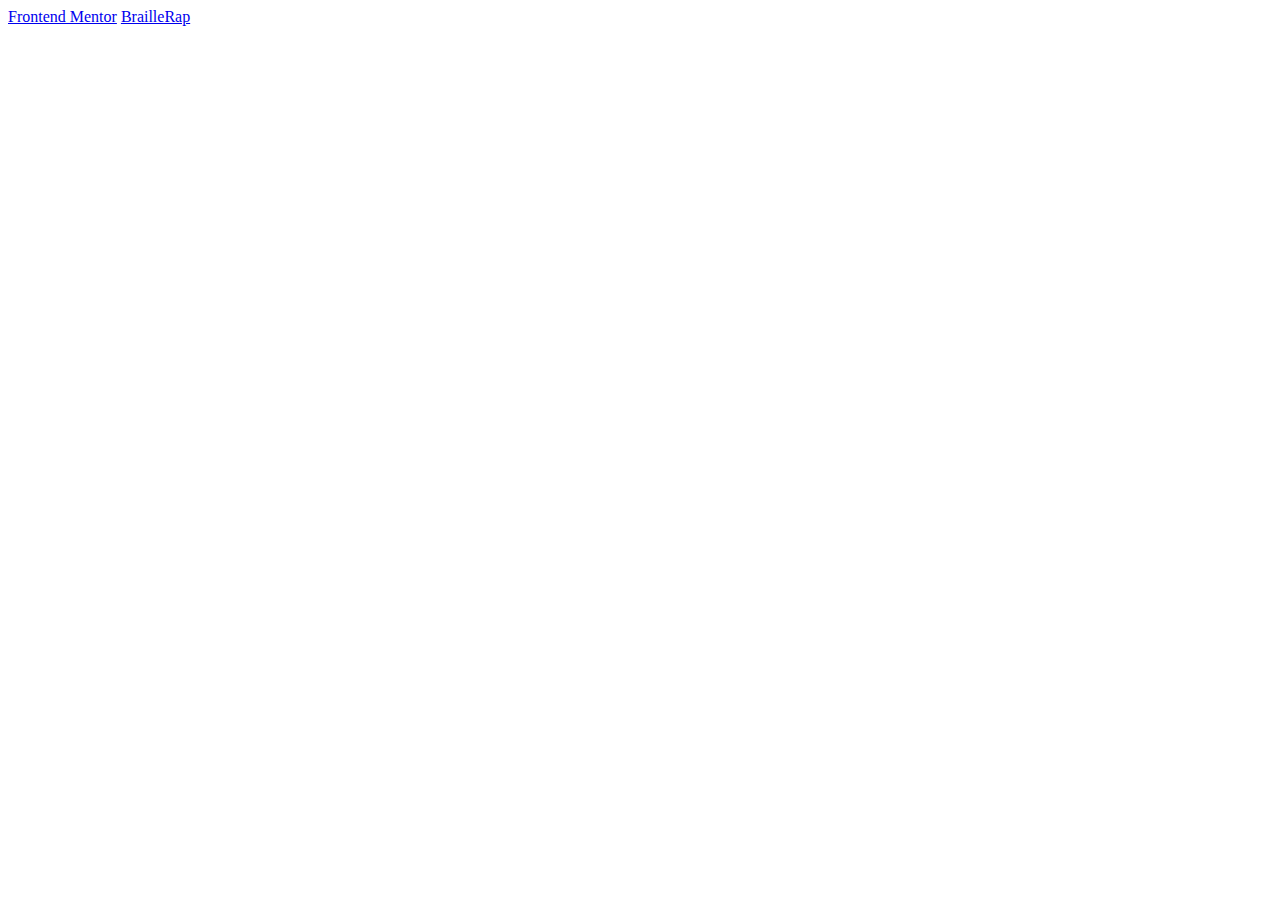
<file: index.html>
<!DOCTYPE html>
<html lang="fr">
<head>
    <meta charset="UTF-8" />
    <meta http-equiv="X-UA-Compatible" content="IE=edge" />
    <meta name="viewport" content="width=device-width, initial-scale=1.0" />
    <meta description="Centre de redirection de mes projets publiés sur Github." />
    <title>Centre d'Vntoine</title>
</head>
<body>

    <a href="/frontend-mentor">Frontend Mentor</a>
    <a href="/braillerap">BrailleRap</a>

</body>
</html>
</file>
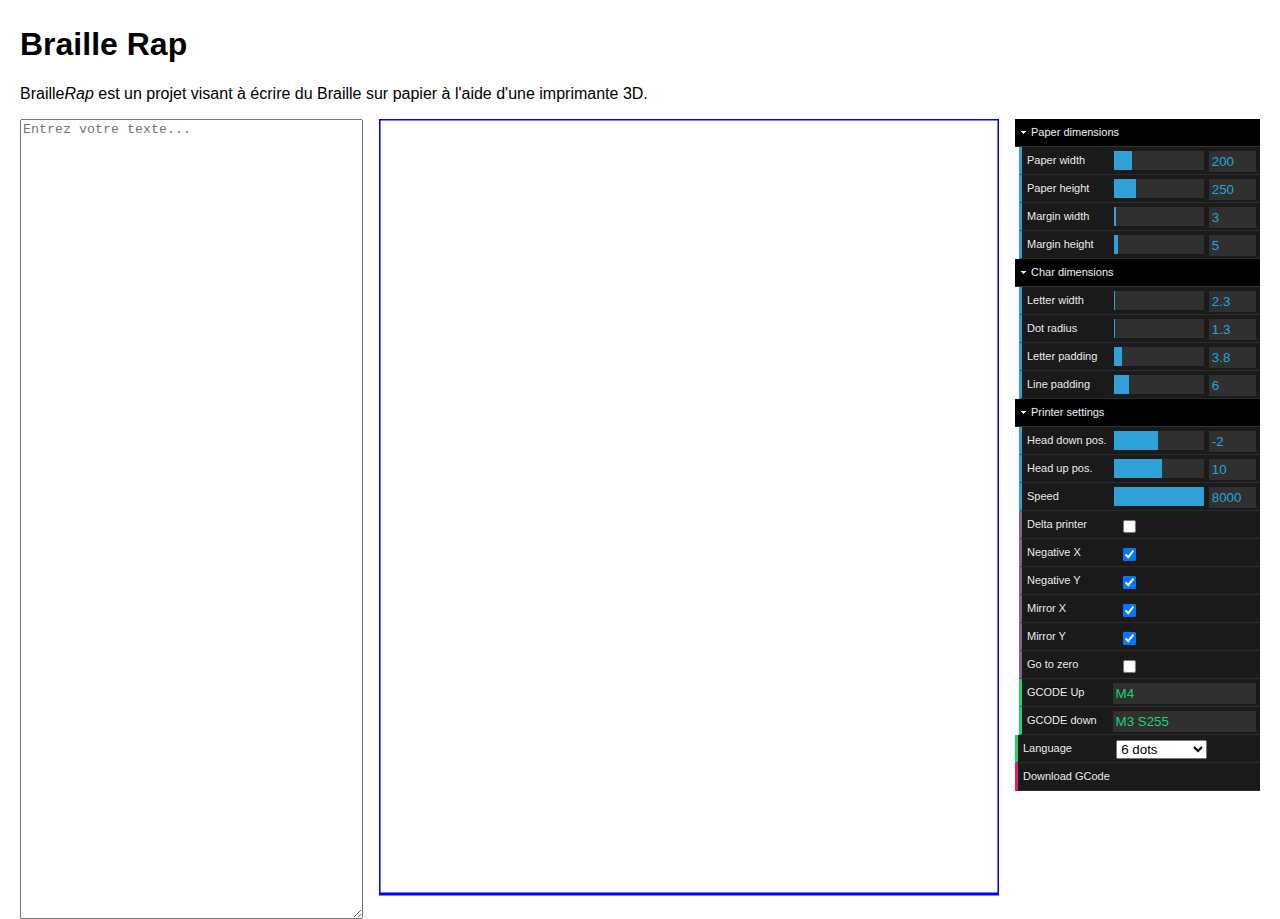
<file: braillerap/index.html>
<!DOCTYPE html>
<html>
    <head>
        <meta charset="UTF-8">
        <meta http-equiv="X-UA-Compatible" content="IE=edge">
        <meta name="viewport" content="width=device-width, initial-scale=1.0">
        <title>Braille Rap</title>
        
        <script src="jquery-3.1.1.min.js"></script>
        <script src="paper-full.min.js"></script>
        <script src="dat.gui.min.js"></script>

        <link rel="stylesheet" href="style.css" />
        
        <script>var languages = {};</script>
        <script src="braille6.js"></script>
        <script src="braille6india.js"></script>
        <script src="braille8old.js"></script>
        <script src="braille8new.js"></script>
        <script src="devnagrinumbers.js"></script>
        <script src="script.js"></script>
    </head>

  <body>
    
    <h1>Braille Rap</h1>
    <p>Braille<em>Rap</em> est un projet visant &#224; &#233;crire du Braille sur papier &#224; l&#39;aide d&#39;une imprimante 3D.</p>

    <!--<p><a href="https://github.com/crocsg/BrailleRap/blob/master/Documentation/documentation-fr.md">Documentation</a></p>
    <p><a href="https://github.com/crocsg/BrailleRap">Github repository</a></p>-->

    <div id="textareas">
        <textarea id='latin' placeholder="Entrez votre texte..."></textarea>
	    <canvas id="paperCanvas" resize hdpi></canvas>
        <div id="gui"></div>
    </div>

    <!--<div id="output">
        <div style="display: inline-block;" id="optimize-container"><textarea id="optimizedgcode"></textarea></div>
        <div>Print size: <span id="print-size">--</span></div>
    </div>
    <div id="info">
        <div style="display: inline-block;" id="pos-container"><textarea id="dotposition"></textarea></div>
	    <div style="display: inline-block;" id="gcode-container"><textarea id="gcode"></textarea></div>
    </div>-->
  </body>
</html>
</file>
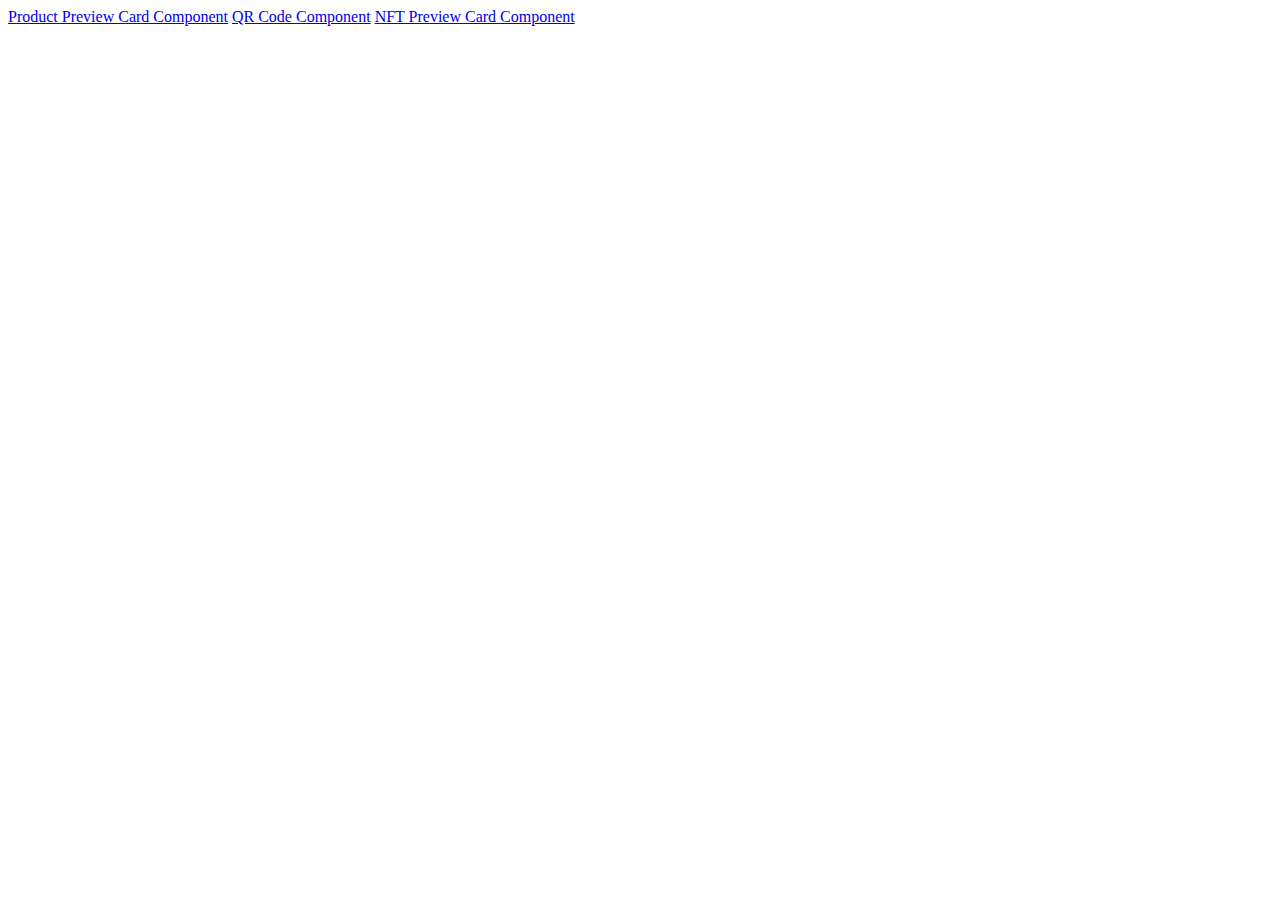
<file: frontend-mentor/index.html>
<!DOCTYPE html>
<html lang="fr">
<head>
    <meta charset="UTF-8" />
    <meta http-equiv="X-UA-Compatible" content="IE=edge" />
    <meta name="viewport" content="width=device-width, initial-scale=1.0" />
    <meta description="Centre de redirection de mes projets publiés sur Github." />
    <title>Centre d'Vntoine</title>
</head>
<body>

    <a href="/frontend-mentor/1 - Product Preview Card Component/">Product Preview Card Component</a>
    <a href="/frontend-mentor/2 - QR Code Component/">QR Code Component</a>
    <a href="/frontend-mentor/3 - NFT Preview Card Component/">NFT Preview Card Component</a>

</body>
</html>
</file>
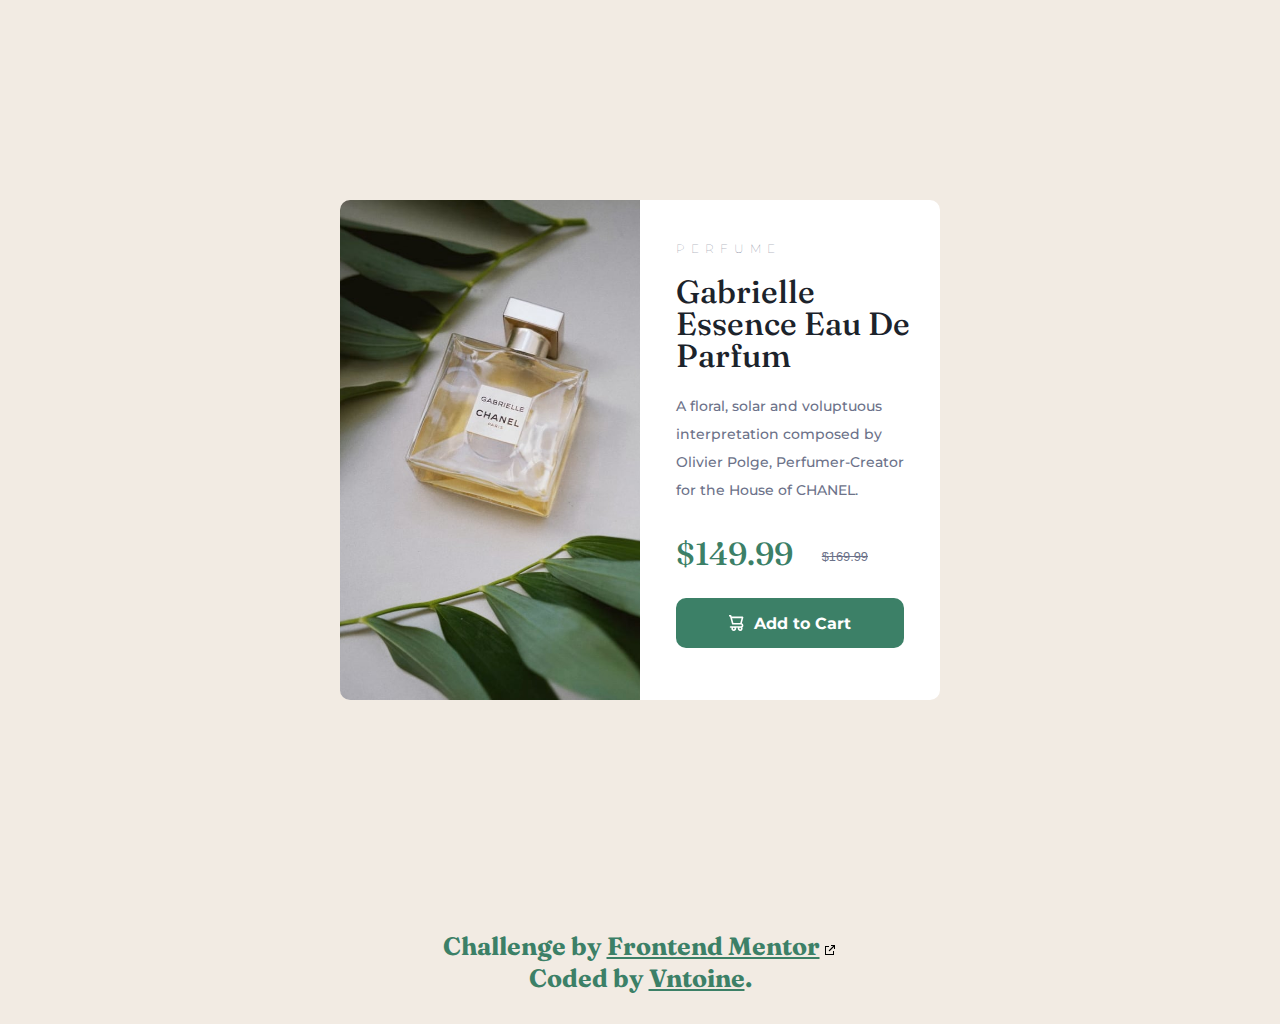
<file: frontend-mentor/1 - Product Preview Card Component/index.html>
<!DOCTYPE html>
<html lang="fr">
<head>
  <meta charset="UTF-8" />
  <meta name="viewport" content="width=device-width, initial-scale=1.0" />
  <meta description="Premier projet | Frontend Mentor" />
  <link rel="icon" type="image/png" sizes="32x32" href="./images/favicon-32x32.png" />
  <link rel="stylesheet" href="https://fonts.googleapis.com/css?family=Montserrat" />
  <link rel="stylesheet" href="https://fonts.googleapis.com/css?family=Fraunces" />
  <link rel="stylesheet" href="index.css" />
  <title>Vntoine | Product Preview Card Component</title>
</head>
<body>

  <main class="content">
    <article class="article">

      <section class="image">
        <img class="img-mobile" src="./images/image-product-mobile.jpg" alt="Illustration du parfum">
        <img class="img-desktop" src="./images/image-product-desktop.jpg" alt="Illustration du parfum">
      </section>

      <section class="perfume">
        
        <h2 class="intro">Perfume</h2>
        <h1 class="title">Gabrielle Essence Eau De Parfum</h1>
        <p class="description">A floral, solar and voluptuous interpretation composed by Olivier Polge, Perfumer-Creator for the House of CHANEL.</p>
        <span class="price">$149.99</span>
        
        <div class="btn">
          <svg width="15" height="16" xmlns="http://www.w3.org/2000/svg">
            <path d="M14.383 10.388a2.397 2.397 0 0 0-1.518-2.222l1.494-5.593a.8.8 0 0 0-.144-.695.8.8 0 0 0-.631-.28H2.637L2.373.591A.8.8 0 0 0 1.598 0H0v1.598h.983l1.982 7.4a.8.8 0 0 0 .799.59h8.222a.8.8 0 0 1 0 1.599H1.598a.8.8 0 1 0 0 1.598h.943a2.397 2.397 0 1 0 4.507 0h1.885a2.397 2.397 0 1 0 4.331-.376 2.397 2.397 0 0 0 1.12-2.021ZM11.26 7.99H4.395L3.068 3.196h9.477L11.26 7.991Zm-6.465 6.392a.8.8 0 1 1 0-1.598.8.8 0 0 1 0 1.598Zm6.393 0a.8.8 0 1 1 0-1.598.8.8 0 0 1 0 1.598Z" fill="#FFF"/>
          </svg>
          <p class="btn-text">Add to Cart</p>
        </div>

      </section>

    </article>
  </main>

  <footer class="credits">
    <h1 class="credits-text">
      Challenge by <a class="link" href="https://www.frontendmentor.io?ref=challenge" target="_blank" rel="noreferrer noopener">Frontend Mentor</a><br>
      Coded by <a class="link" href="https://github.com/Vntoine">Vntoine</a>.
    </h1>
  </footer>

</body>
</html>
</file>
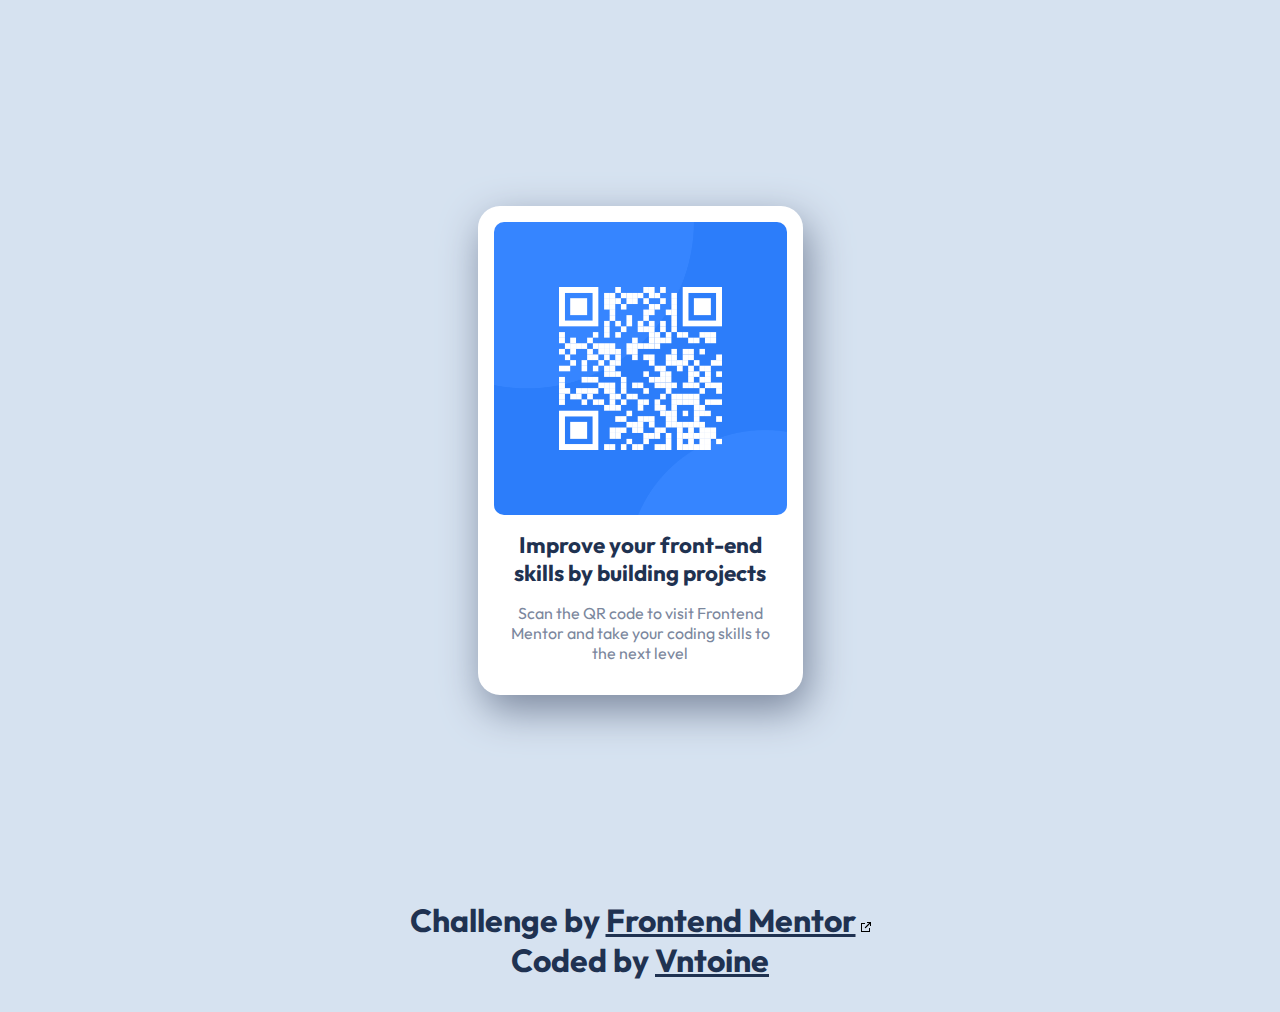
<file: frontend-mentor/2 - QR Code Component/index.html>
<!DOCTYPE html>
<html lang="fr">
<head>
  <meta charset="UTF-8" />
  <meta name="viewport" content="width=device-width, initial-scale=1.0" />
  <meta name="description" content="Second projet | Frontend Mentor" />
  <link rel="icon" type="image/png" sizes="32x32" href="./images/favicon-32x32.png" />
  <link rel="stylesheet" href="https://fonts.googleapis.com/css2?family=Outfit:wght@400;700&display=swap" type="text/css" />
  <link rel="stylesheet" href="./index.css" />
  <title>Vntoine | QR Code Component</title>
</head>
<body>

  <main class="content">
    <div class="box">
      <img src="./images/image-qr-code.png" alt="White QR code in a blue font sending to the Frontend Mentor website">
      <div class="box-text">
        <h1 class="box-title">Improve your front-end skills by building projects</h1>
        <p class="box-description">Scan the QR code to visit Frontend Mentor and take your coding skills to the next level</p>
      </div>
    </div>
  </main>
  
  <footer class="credits">
    <h1 class="credits-text">
      Challenge by <a class="link" href="https://www.frontendmentor.io?ref=challenge" target="_blank" rel="noreferrer noopener">Frontend Mentor</a><br>
      Coded by <a class="link" href="https://github.com/Vntoine">Vntoine</a>
    </h1>
  </footer>

</body>
</html>
</file>
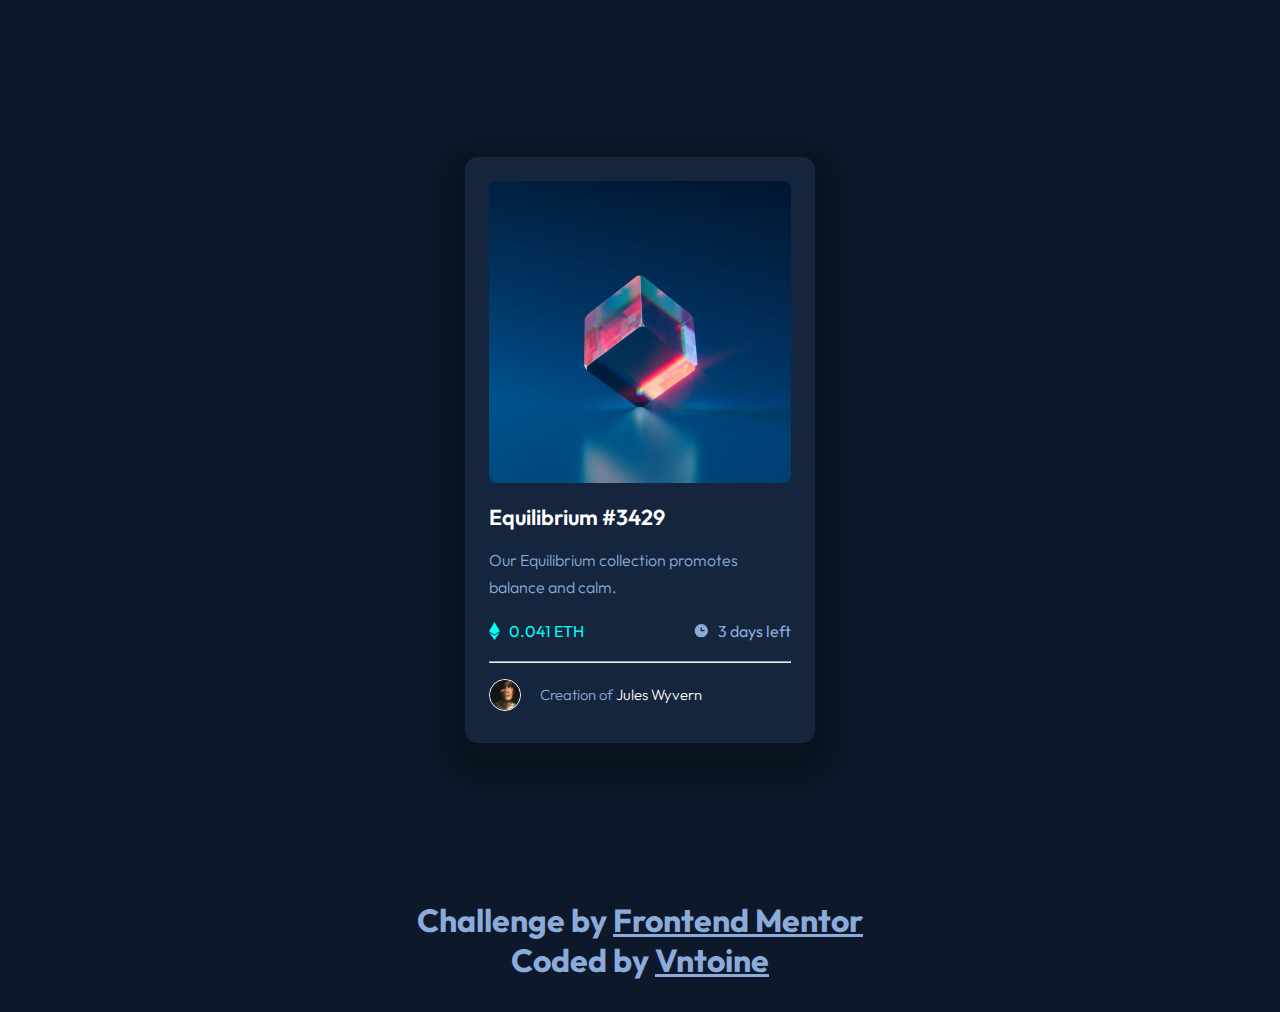
<file: frontend-mentor/3 - NFT Preview Card Component/index.html>
<!DOCTYPE html>
<html lang="fr">
<head>
  <meta charset="UTF-8" />
  <meta name="viewport" content="width=device-width, initial-scale=1.0" />
  <meta name="description" content="Troisième projet Frontend Mentor" />
  <link href="https://fonts.googleapis.com/css2?family=Outfit:wght@300;400;600&display=swap" rel="stylesheet" type="text/css"/>
  <link rel="stylesheet" href="./index.css" />
  <link rel="icon" type="image/png" sizes="32x32" href="./images/favicon-32x32.png" />
  <title>Vntoine | NFT preview card component</title>
</head>
<body>

  <main class="container">
    <div class="card">

      <div class="card-image">
        <a href="#">
          <div class="image-transition">
            <svg width="48" height="48" xmlns="http://www.w3.org/2000/svg"><g fill="none" fill-rule="evenodd"><path d="M0 0h48v48H0z"/><path d="M24 9C14 9 5.46 15.22 2 24c3.46 8.78 12 15 22 15 10.01 0 18.54-6.22 22-15-3.46-8.78-11.99-15-22-15Zm0 25c-5.52 0-10-4.48-10-10s4.48-10 10-10 10 4.48 10 10-4.48 10-10 10Zm0-16c-3.31 0-6 2.69-6 6s2.69 6 6 6 6-2.69 6-6-2.69-6-6-6Z" fill="#FFF" fill-rule="nonzero"/></g></svg>
          </div>
          <img src="./images/image-equilibrium.jpg" alt="Equilibrium's picture">
        </a>
      </div>
      <div class="card-content">

        <h1 class="content-title clr-transition">Equilibrium #3429</h1>
        <p class="content-description">Our Equilibrium collection promotes balance and calm.</p>
        <span class="content-price">0.041 ETH</span>
        <span class="content-days">3 days left</span>
        <hr>
        <div class="content-author">
          <img class="author-image" src="./images/image-avatar.png" alt="Profil picture of Jules Wyvern">
          <h2 class="author-creation">Creation of <a class="author-link clr-transition" href="#">Jules Wyvern</a></h2>
        </div>

      </div>

    </div>
  </main>

  <footer class="credits">
    <h1 class="credits-text">
      Challenge by <a class="credits-link" href="https://www.frontendmentor.io?ref=challenge" target="_blank" rel="noreferrer noopener">Frontend Mentor</a><br>
      Coded by <a class="credits-link" href="https://github.com/Vntoine">Vntoine</a>
    </h1>
  </footer>
</body>
</html>
</file>
<file: braillerap/style.css>
body {
	position: absolute;
	top: 0;
	bottom: 0;
	left: 0;
	right: 0;

    margin: 20px;
    margin-top: 5px;
}

a, p, h1 {
    font-family: Helvetica;
}

p {
    font-size: 1rem;
}

#paperCanvas {
	width: 50%;
	min-height: 800px;
}

#gcode-container{
	display: inline-block;
	width: 50%;
	float: left;
	visibility: hidden;
}

#optimize-container{
	display: inline-block;
	width: 50%;
	float: left;
}

#textareas{
    width: 100%;
    min-height: 350px;	
    display: flex;
    flex-direction: row;
    column-gap: 1rem;
}

#latin {
    width: 100%;
    min-height: 350px;
}
#gcode{
    width: 100%;
    min-height: 350px;
    resize: vertical;
	visibility: hidden;
}

#optimizedgcode{
    width: 100%;
    min-height: 600px;
    resize: vertical;
}

#output {
    margin-top: 20px;
}
</file>
<file: frontend-mentor/1 - Product Preview Card Component/index.css>
:root {
    --clr-bg: hsl(30, 38%, 92%);
    --clr-white: hsl(0, 0%, 100%);
    --clr-dark-cyan: hsl(158, 36%, 37%);
    --clr-dark-blue: hsl(212, 21%, 14%);
    --clr-grayish-blue: hsl(228, 12%, 48%);
    --ft-sz-description: 14px;
    --ft-fm-montserrat: 'Montserrat',sans-serif;
    --ft-fm-fraunces: 'Fraunces',sans-serif;
    --ft-wg-500: 500;
    --ft-wg-700: 700;
}

*,
*::before,
*::after {
    box-sizing: border-box;
    margin: 0;
    border: 0;
    text-decoration: none;
}

body {
    background-color: var(--clr-bg);
}

img {
    width: 100%;
    height: 100%;
    object-fit: cover;
}

.content {
    display:flex;
    flex-direction: column;
    align-items: center;
    width: 100vw;
    height: 100vh;
}

.article {
    display: flex;
    flex-direction: column;
    width: clamp(300px,91.75vw,500px);
    margin-top: clamp(15px,5vw,37px);
    min-height: 500px;
}

.img-mobile{
    display: block;
    border-top-left-radius: 10px;
    border-top-right-radius: 10px;
}

.img-desktop {
    display: none;
}

.perfume {
    background-color: var(--clr-white);
    padding: 6%;
    border-bottom-left-radius: 10px;
    border-bottom-right-radius: 10px;
}

.intro {
    color: var(--clr-grayish-blue);
    font-family: var(--ft-fm-montserrat);
    font-weight: lighter;
    font-size: 0.75em;
    text-transform: uppercase;
    letter-spacing: 6px;
    margin-block: 5px 10px;
}

.title {
    width: 15ch;
    color: var(--clr-dark-blue);
    font-family: var(--ft-fm-fraunces);
    font-weight: var(--ft-wg-500);
    font-size: xx-large;
    text-transform: capitalize;
    line-height: 1em;
    margin-bottom: 15px;
}

.description {
    color: var(--clr-grayish-blue);
    font-family: var(--ft-fm-montserrat);
    font-size: var(--ft-sz-description);
    font-weight: var(--ft-wg-500);
    line-height: 2em;
    margin-bottom: 40px;
}

.price {
    position: relative;
    color: var(--clr-dark-cyan);
    font-family: var(--ft-fm-fraunces);
    font-weight: var(--ft-wg-500);
    font-size: 2em;
}
.price::after {
    content: '$169.99';
    position: absolute;
    top: 15px;
    right: -75px;
    text-decoration: line-through;
    color: var(--clr-grayish-blue);
    font-family: sans-serif;
    font-weight: 200;
    font-size: 0.4em;
}

.btn {
    display: flex;
    justify-content: center;
    align-items: center;
    gap: 10px;
    width: 100%;
    height: 50px;
    margin-top: 15px;
    margin-bottom: 5px;
    background-color: var(--clr-dark-cyan);
    border-radius: 10px;
    transition: background-color 500ms;
}

.btn:hover,
.btn:focus {
    background-color: hsl(158, 36%, 24%);
}

.btn-text {
    color: var(--clr-white);
    font-family: var(--ft-fm-montserrat);
    font-weight: var(--ft-wg-700);
}


.credits {
    padding: 30px;
    text-align: center;
    line-height: 2em;
}

.credits-text,
.link {
    font-family: var(--ft-fm-fraunces);
    font-size: 18px;
    color: var(--clr-dark-cyan);
}

.link {
    display: inline-block;
    text-decoration: underline;
    text-decoration-color: var(--clr-dark-cyan);
    transition: all 300ms ease;
}

.link:hover,
.link:focus {
    color: hsl(158, 36%, 24%);
    animation: western 1s ease;
}

a[target="_blank"]::after {
    content: url([data-uri]);
    margin: 0 3px 0 5px;
}




@media (min-width:750px) {

    .content {
        justify-content: center;
    }

    .article {
        flex-direction: row;
        width: clamp(500px,90vw,600px);
        margin-top: 0;
    }

    .image {
        max-width: 50%;
    }

    .img-desktop{
        display: block;
        border-top-left-radius: 10px;
        border-bottom-left-radius: 10px;
    }

    .img-mobile {
        display: none;
    }

    .perfume {
        max-width: 50%;
        border-bottom-left-radius: 0;
        border-top-right-radius: 10px;
    }

    .intro {
        margin-block-end: 20px;
    }

    .title {
        width: 12ch;
        margin-bottom: 20px;
    }

    .description {
        margin-bottom: 30px;
    }

    .btn {
        margin-top: 25px;
    }

    .credits-text,
    .link {
        font-size: 25px;
    }
}



@keyframes western {
    20% {
        transform: rotateY(20deg);
    }
    40% {
        transform: rotateY(-20deg);
    }
    60% {
        transform: rotateY(10deg);
    }
    80% {
        transform: rotateY(-10deg);
    }
    100% {
        transform: rotateY(0deg);
    }
}
</file>
<file: frontend-mentor/2 - QR Code Component/index.css>
:root {
    /* Colors */
    --clr-white: hsl(0, 0%, 100%);
    --clr-primary: hsl(218, 44%, 22%);
    --clr-secondary: hsl(220, 15%, 55%);
    --clr-background: hsl(212, 45%, 89%);

    /* Font variables */
    --ft-family: "Outfit", sans-serif;
    --ft-weight-bold: 700;
    --ft-weight-regular: 400;

    /* Extra variables (credits) */
    --ft-size-credits: clamp(1.25rem,5.3vw,2rem);
}

*,
*::after {
    box-sizing: border-box;
    margin: 0;
}

body {
    background-color: var(--clr-background);
    text-align: center;
}

img {
    display: block;
    max-width: 100%;
    border-radius: 10px;
}

.content {
    display: flex;
    justify-content: center;
    align-items: center;
    width: 100vw;
    height: 100vh;
}

.box {
    max-width: 325px;
    background-color: var(--clr-white);
    padding: 1rem;
    border-radius: 22px;
    box-shadow: 5px 15px 40px var(--clr-secondary);
}

.box-text {
    display:flex;
    align-items: center;
    justify-content: center;
    flex-direction: column;
    gap: 1rem;
    padding: 1rem;
    font-family: var(--ft-family);
}

.box-title {
    font-weight: var(--ft-weight-bold);
    font-size: 1.4rem;
    color: var(--clr-primary);
}

.box-description {
    font-weight: var(--ft-weight-regular);
    font-size: 1rem;
    color: var(--clr-secondary);
}

.credits-text {
    font-family: var(--ft-family);
    font-size: var(--ft-size-credits);
    color: var(--clr-primary);
    margin-bottom: 2rem;
}

.credits-text a {
    color: var(--clr-primary);
    text-decoration-color: var(--clr-primary);
    transition: color 1s ease;
}

a[target="_blank"]::after {
    content: url([data-uri]);
    margin-left: 5px;
}

.link:hover,
.link:focus {
    color: hsl(217, 57%, 39%);
    animation: spring 1s ease;
}

@keyframes spring{
    20% {
        font-size: calc(var(--ft-size-credits) * 0.8);
    }
    
    40% {
        font-size: calc(var(--ft-size-credits) * 1.3);
    }
    
    60% {
        font-size: calc(var(--ft-size-credits) * 0.9);
    }
    
    80% {
        font-size: calc(var(--ft-size-credits) * 1.1);
    }
    
    100% {
        font-size: var(--ft-size-credits);
    }
}
</file>
<file: frontend-mentor/3 - NFT Preview Card Component/index.css>
:root {

    /* Colors variables */
    --clr-white: hsl(0, 0%, 100%);
    --clr-primary: hsl(215, 51%, 70%);
    --clr-secondary: hsl(178, 100%, 50%);
    --clr-line: hsl(215, 32%, 27%);

    /* Background colors */
    --bg-main-color: hsl(217, 54%, 11%);
    --bg-card-color: hsl(216, 50%, 16%);

    /* Fonts variables */
    --ft-family: 'Outfit', sans-serif;
    --ft-size-paragraph: 18px;
    --ft-weight-light: 300;
    --ft-weight-regular: 400;
    --ft-weight-semibold: 600;
}

*,
*::before {
    box-sizing: border-box;
    margin: 0;
}

body {
    background-color: var(--bg-main-color);
}

img {
    display: block;
    max-width: 100%;
    border-radius: 0.5rem;
}

hr {
    color: var(--clr-line);
    margin-block: 1.25rem 1rem;
}

.container {
    display: flex;
    justify-content: center;
    align-items: center;
    width: 100vw;
    height: 100vh;
}

.card {
    max-width: 350px;
    padding: 1.5rem;
    background-color: var(--bg-card-color);
    border-radius: 0.8rem;
    box-shadow: 0px 15px 20px 25px hsl(214, 55%, 8%);
}




/*   Card Image    */




.card-image {
    position: relative;
}

.image-transition {
    position: absolute;
    width: 100%;
    height: 100%;
    opacity: 0;
    background-color: hsla(178, 100%, 50%, 0.5);
    display: flex;
    justify-content: center;
    align-items: center;
    border-radius: 0.5rem;
    transition: opacity 500ms ease;
}

.image-transition:hover {
    opacity: 1;
}




/*   Card Content   */




.card-content {
    margin-top: 20px;
    font-family: var(--ft-family);
    font-weight: var(--ft-weight-regular);
}

.content-title {
    color: var(--clr-white);
    font-weight: var(--ft-weight-semibold);
    font-size: 1.35rem;
    transition: color 400ms ease;
}

.content-description {
    color: var(--clr-primary);
    font-size: 1rem;
    font-weight: var(--ft-weight-light);
    margin-block: 1rem 1.2rem;
    line-height: 1.7rem;
}

.content-price {
    position: relative;
    color: var(--clr-secondary);
    margin-left: 20px;
}
.content-price::before {
    content: url("data:image/svg+xml,%3Csvg width='11' height='18' xmlns='http://www.w3.org/2000/svg'%3E%3Cpath d='M11 10.216 5.5 18 0 10.216l5.5 3.263 5.5-3.262ZM5.5 0l5.496 9.169L5.5 12.43 0 9.17 5.5 0Z' fill='%2300FFF8'/%3E%3C/svg%3E");
    position: absolute;
    top: 1px;
    left: -20px;
}

.content-days{
    position: relative;
    float: right;
    color: var(--clr-primary);
}
.content-days::before {
    content: url("data:image/svg+xml,%3Csvg width='17' height='17' xmlns='http://www.w3.org/2000/svg'%3E%3Cpath d='M8.305 2.007a6.667 6.667 0 1 0 0 13.334 6.667 6.667 0 0 0 0-13.334Zm2.667 7.334H8.305a.667.667 0 0 1-.667-.667V6.007a.667.667 0 0 1 1.334 0v2h2a.667.667 0 0 1 0 1.334Z' fill='%238BACD9'/%3E%3C/svg%3E");
    position:absolute;
    top: 1.5px;
    left: -25px;
}

.content-author {
    display: flex;
    align-items: center;
    gap: 1.2rem;
    margin-bottom: 0.5rem;
}

.author-image{
    max-width: 2rem;
    max-height: 2rem;
    border: 1px solid var(--clr-white);
    border-radius: 100%;
}

.author-creation {
    color: var(--clr-primary);
    font-size: 0.925rem;
    font-weight: var(--ft-weight-light);
}

.author-link {
    color: var(--clr-white);
    text-decoration: none;
    transition: color 400ms ease;
}

.clr-transition:hover,
.clr-transition:focus {
    color: var(--clr-secondary);
}




/*    Credits     */

.credits-text {
    text-align: center;
    margin-bottom: 2rem;
    font-family: var(--ft-family);
    font-size: clamp(1.25rem,5.3vw,2rem);
    color: var(--clr-primary);
}

.credits-link {
    color: var(--clr-primary);
    transition: color 400ms ease;
}

.credits-link:hover {
    animation: flash 1s infinite;
}

@keyframes flash {
    25%{
        color: var(--clr-secondary);
    }

    100%{
        color: var(--clr-primary);
    }
}
</file>
